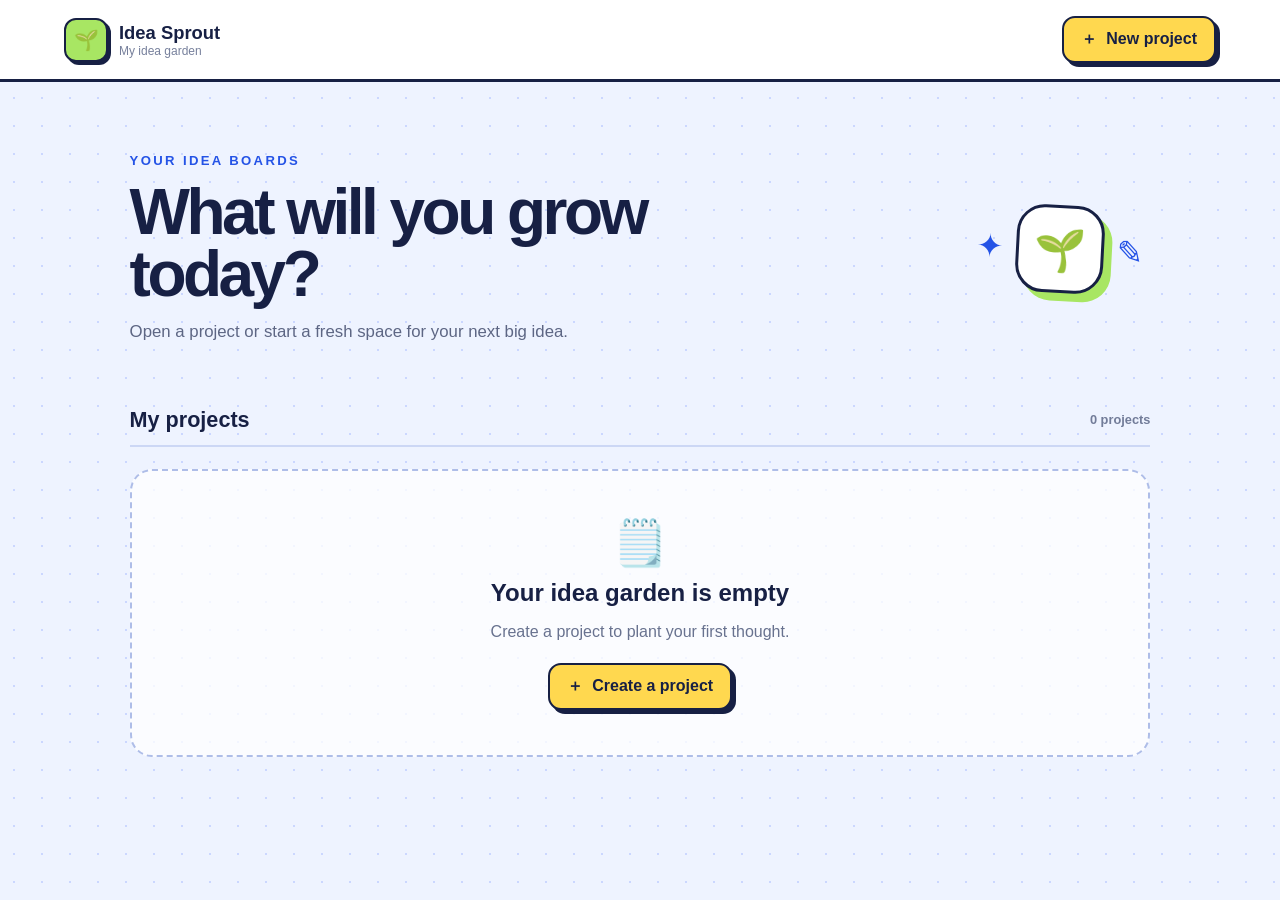
<file: index.html>
<!doctype html>
<html lang="en">
<head>
  <meta charset="UTF-8" />
  <meta name="viewport" content="width=device-width, initial-scale=1.0" />
  <meta name="description" content="Create and organize colorful idea-board projects." />
  <title>My Projects — Idea Sprout</title>
  <link rel="icon" type="image/svg+xml" href="data:image/svg+xml,%3Csvg xmlns='http://www.w3.org/2000/svg' viewBox='0 0 64 64'%3E%3Crect width='64' height='64' rx='14' fill='%232e5bff'/%3E%3Cpath d='M32 49V27' stroke='white' stroke-width='6' stroke-linecap='round'/%3E%3Cpath d='M31 29c-10 0-15-5-15-14 10 0 15 5 15 14Zm2-6c9 0 14-5 14-13-9 0-14 5-14 13Z' fill='%23a8e663'/%3E%3C/svg%3E" />
  <link rel="stylesheet" href="styles.css" />
</head>
<body class="projects-body">
  <main class="projects-page">
    <header class="projects-header">
      <a class="projects-brand" href="index.html"><span>🌱</span><div><b>Idea Sprout</b><small>My idea garden</small></div></a>
      <button id="newProjectBtn" class="new-project-btn"><span>＋</span> New project</button>
    </header>
    <section class="projects-intro" aria-labelledby="projectsTitle">
      <div><p class="eyebrow">YOUR IDEA BOARDS</p><h1 id="projectsTitle">What will you grow today?</h1><p>Open a project or start a fresh space for your next big idea.</p></div>
      <div class="intro-sprout" aria-hidden="true">✦<span>🌱</span>✎</div>
    </section>
    <section class="projects-section">
      <div class="section-heading"><h2>My projects</h2><span id="projectCount"></span></div>
      <div id="projectGrid" class="project-grid"></div>
      <div id="projectEmpty" class="project-empty" hidden><div>🗒️</div><h2>Your idea garden is empty</h2><p>Create a project to plant your first thought.</p><button class="new-project-btn empty-new"><span>＋</span> Create a project</button></div>
    </section>
  </main>
  <dialog id="projectDialog" class="project-dialog">
    <button id="closeProjectDialog" class="dialog-close" aria-label="Close">×</button><div class="help-icon">🌱</div><h2>Name your new project</h2><p>You can change this name later.</p>
    <form id="projectForm"><label for="projectName">Project name</label><input id="projectName" maxlength="40" placeholder="For example: Science fair" required autocomplete="off" /><div class="dialog-actions"><button type="button" id="cancelProject">Cancel</button><button type="submit" class="create-project">Create project →</button></div></form>
  </dialog>
  <dialog id="deleteProjectDialog" class="confirm-dialog project-delete-dialog">
    <button id="closeDeleteDialog" class="dialog-close" aria-label="Close">×</button><div class="help-icon">🗑️</div><h2>Remove this project?</h2><p><b id="deleteProjectName"></b> and all of its notes and doodles will be removed from All Projects.</p><div><button type="button" id="cancelDeleteProject">Keep project</button><button type="button" id="confirmDeleteProject" class="danger">Remove project</button></div>
  </dialog>
  <script src="home.js?v=9"></script>
</body>
</html>
</file>
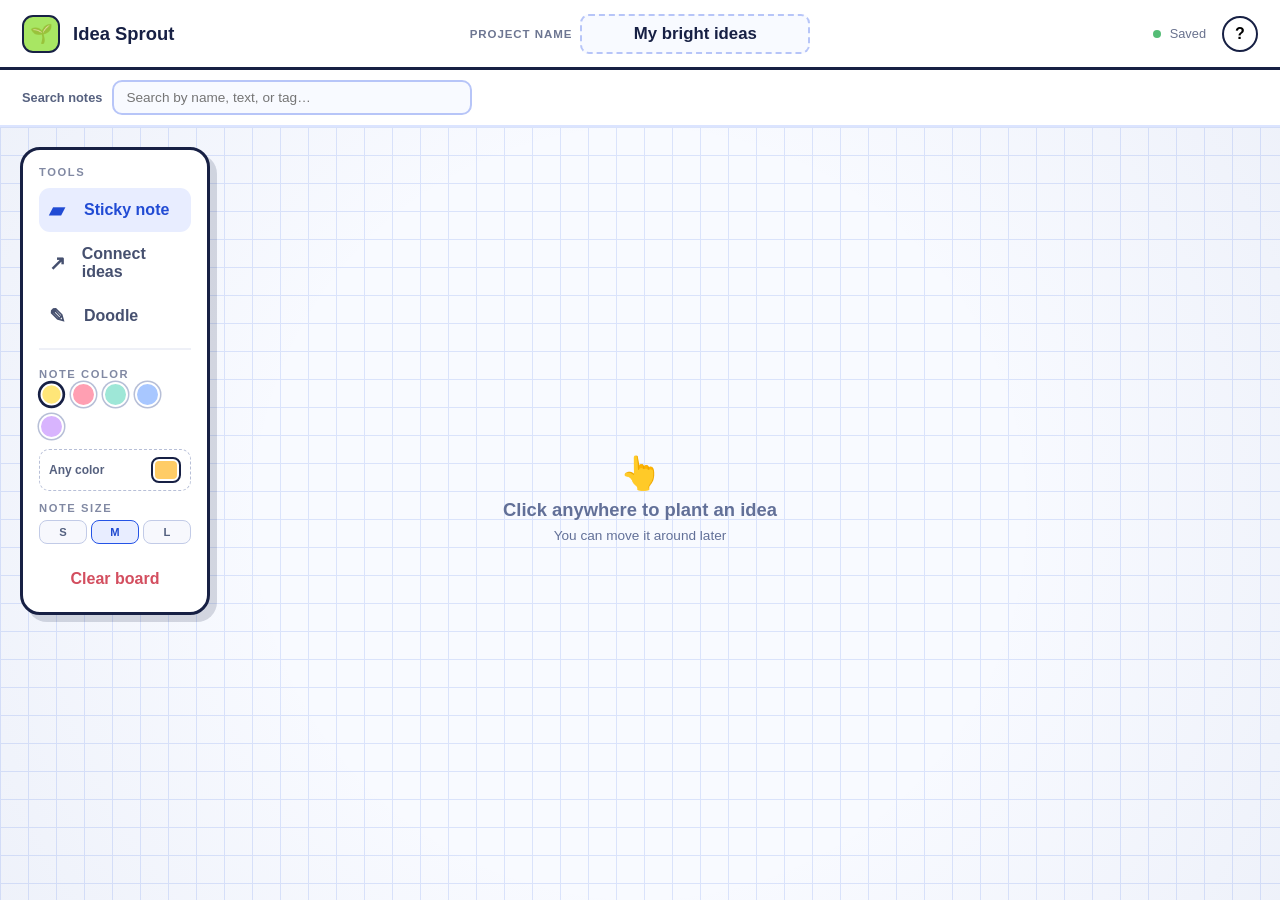
<file: board.html>
<!doctype html>
<html lang="en">
<head>
  <meta charset="UTF-8" />
  <meta name="viewport" content="width=device-width, initial-scale=1.0" />
  <meta name="description" content="Create and connect ideas on your Idea Sprout board." />
  <title>My Idea Board — Idea Sprout</title>
  <link rel="icon" type="image/svg+xml" href="data:image/svg+xml,%3Csvg xmlns='http://www.w3.org/2000/svg' viewBox='0 0 64 64'%3E%3Crect width='64' height='64' rx='14' fill='%232e5bff'/%3E%3Cpath d='M32 49V27' stroke='white' stroke-width='6' stroke-linecap='round'/%3E%3Cpath d='M31 29c-10 0-15-5-15-14 10 0 15 5 15 14Zm2-6c9 0 14-5 14-13-9 0-14 5-14 13Z' fill='%23a8e663'/%3E%3C/svg%3E" />
  <link rel="stylesheet" href="styles.css" />
</head>
<body data-page="board">
  <main id="app" class="app">
    <header class="topbar">
      <a href="index.html" id="homeBtn" class="brand" aria-label="Back to projects"><span>🌱</span> Idea Sprout</a>
      <label class="project-name"><span>Project name</span><input id="boardTitle" class="board-title" value="My bright ideas" aria-label="Project name" maxlength="40" /></label>
      <div class="top-actions"><span id="saveStatus" class="saved"><i></i> Saved</span><button id="helpBtn" class="icon-btn" aria-label="Show help">?</button></div>
    </header>
    <section class="board-search" role="search" aria-label="Search notes">
      <label for="noteSearch">Search notes</label>
      <input id="noteSearch" type="search" placeholder="Search by name, text, or tag…" aria-controls="notesLayer" autocomplete="off" />
      <button id="clearNoteSearch" type="button" hidden>Clear</button>
      <span id="noteSearchStatus" role="status" aria-live="polite" aria-atomic="true"></span>
    </section>
    <section id="workspace" class="workspace" aria-label="Idea board">
      <svg id="connections" class="connections" aria-hidden="true"><defs><marker id="arrowhead" markerUnits="userSpaceOnUse" markerWidth="8" markerHeight="6" refX="7.5" refY="3" orient="auto"><polygon points="0 0, 8 3, 0 6" fill="#4262d8"/></marker></defs><g id="lineGroup"></g></svg>
      <canvas id="doodleCanvas"></canvas>
      <div id="notesLayer" class="notes-layer"></div>
      <div id="emptyHint" class="empty-hint"><span>👆</span><strong>Click anywhere to plant an idea</strong><small>You can move it around later</small></div>
      <aside class="toolbox" aria-label="Idea tools">
        <p>TOOLS</p>
        <button class="tool active" data-tool="note"><span>▰</span> Sticky note</button>
        <button class="tool" data-tool="connect"><span>↗</span> Connect ideas</button>
        <button class="tool" data-tool="draw"><span>✎</span> Doodle</button>
        <div class="tool-rule"></div><label class="mini-label">NOTE COLOR</label>
        <div class="colors" id="colorPicker">
          <button class="color active" data-color="#ffe678" style="--swatch:#ffe678" aria-label="Yellow"></button>
          <button class="color" data-color="#ff9fb2" style="--swatch:#ff9fb2" aria-label="Pink"></button>
          <button class="color" data-color="#9ee7d7" style="--swatch:#9ee7d7" aria-label="Mint"></button>
          <button class="color" data-color="#a8c7ff" style="--swatch:#a8c7ff" aria-label="Blue"></button>
          <button class="color" data-color="#d8b4fe" style="--swatch:#d8b4fe" aria-label="Purple"></button>
        </div>
        <label class="custom-color-row" for="customNoteColor"><span>Any color</span><input id="customNoteColor" type="color" value="#ffcc66" aria-label="Choose any sticky note color" /></label>
        <div class="note-size-wrap"><label class="mini-label">NOTE SIZE</label><div class="note-sizes" role="group" aria-label="Sticky note size"><button data-note-size="small">S</button><button class="active" data-note-size="medium">M</button><button data-note-size="large">L</button></div></div>
        <div id="drawOptions" class="draw-options" hidden>
          <label class="mini-label">DRAWING TOOL</label>
          <div class="shape-tools" role="group" aria-label="Drawing tool">
            <button class="shape-tool active" data-shape="pen" title="Freehand pen">✎<span>Pen</span></button>
            <button class="shape-tool" data-shape="line" title="Straight line">╱<span>Line</span></button>
            <button class="shape-tool" data-shape="box" title="Rectangle">□<span>Box</span></button>
            <button class="shape-tool" data-shape="circle" title="Circle">○<span>Circle</span></button>
            <button class="shape-tool" data-shape="eraser" title="Pixel eraser">⌫<span>Eraser</span></button>
          </div>
          <div class="draw-settings"><label for="penColor">Ink</label><input id="penColor" type="color" value="#29417a" /><button id="clearDrawing" class="small-action">Erase all</button></div>
          <label class="brush-size" for="brushSize"><span>Size</span><input id="brushSize" type="range" min="2" max="20" value="4" /><output id="brushSizeValue">4</output></label>
        </div>
        <button id="clearBtn" class="clear-btn">Clear board</button>
      </aside>
      <div id="connectTip" class="connect-tip" hidden>Choose two notes to connect them</div>
    </section>
    <dialog id="helpDialog"><button class="dialog-close" aria-label="Close help">×</button><div class="help-icon">💡</div><h2>How to grow ideas</h2><ol><li><b>Plant:</b> Pick a size, then click empty space for a sticky note.</li><li><b>Tag:</b> Type a tag, then press Enter or comma to make flair.</li><li><b>Move:</b> Drag a note by its dotted handle.</li><li><b>Connect:</b> Choose Connect, then click two notes.</li><li><b>Draw:</b> Use Pen, Line, Box, Circle, or Eraser. The size slider changes thickness.</li></ol></dialog>
    <dialog id="clearDialog" class="confirm-dialog"><h2>Clear the whole board?</h2><p>This removes every note, connection, and doodle.</p><div><button id="cancelClear">Keep my ideas</button><button id="confirmClear" class="danger">Clear board</button></div></dialog>
  </main>
  <script src="script.js"></script>
</body>
</html>
</file>
<file: styles.css>
:root{--blue:#2453e6;--ink:#172044;--paper:#f7f9ff;--panel:#fff;--line:#dbe4ff;--shadow:0 18px 45px rgba(32,55,135,.16)}*{box-sizing:border-box}html,body{margin:0;min-height:100%;font-family:"Trebuchet MS",Verdana,sans-serif;color:var(--ink);overflow:hidden}button,input,textarea{font:inherit}.welcome{min-height:100vh;background:#2453e6;display:grid;place-items:center;position:relative;overflow:hidden;padding:24px}.welcome:before{content:"";position:absolute;inset:0;background-image:radial-gradient(#fff 1.5px,transparent 1.5px);background-size:32px 32px;opacity:.14}.welcome-card{position:relative;width:min(700px,92vw);padding:54px 70px 48px;text-align:center;background:#fff;border:4px solid var(--ink);border-radius:32px;box-shadow:12px 12px 0 #11265f;transform:rotate(-.5deg);z-index:2}.logo-mark{width:74px;height:74px;display:grid;place-items:center;margin:-92px auto 20px;background:#a8e663;border:4px solid var(--ink);border-radius:22px;font-size:38px;transform:rotate(4deg);box-shadow:5px 5px 0 var(--ink)}.eyebrow{font-size:.82rem;font-weight:900;letter-spacing:.18em;color:var(--blue)}h1{font-size:clamp(2.5rem,6vw,4.6rem);line-height:.97;margin:15px 0 22px;letter-spacing:-.055em}h1 span{color:var(--blue)}.intro{font-size:1.1rem;line-height:1.6;max-width:510px;margin:0 auto 28px;color:#5d6684}.start-btn{border:3px solid var(--ink);border-radius:16px;background:#ffd84f;color:var(--ink);padding:15px 25px;font-size:1.15rem;font-weight:900;box-shadow:5px 5px 0 var(--ink);cursor:pointer;transition:.18s}.start-btn:hover{transform:translate(-2px,-2px);box-shadow:7px 7px 0 var(--ink)}.start-btn:active{transform:translate(4px,4px);box-shadow:1px 1px 0 var(--ink)}.start-btn span{margin-left:15px}.save-hint{font-size:.8rem;color:#7e86a2;margin:23px 0 0}.save-hint span{display:inline-block;width:8px;height:8px;background:#58c87a;border-radius:50%;margin-right:6px}.sample-note{position:absolute;padding:18px 22px;border:3px solid var(--ink);box-shadow:6px 6px 0 var(--ink);font-weight:900;z-index:3}.sample-one{left:5%;top:18%;background:#ff9fb2;transform:rotate(-7deg)}.sample-two{right:4%;bottom:16%;background:#9ee7d7;transform:rotate(6deg)}.sample-arrow{position:absolute;right:12%;top:16%;width:180px;fill:none;stroke:#fff;stroke-width:5;stroke-linecap:round}.welcome-doodle{position:absolute;color:#fff;font-size:4rem;font-weight:bold}.star-a{left:10%;bottom:12%;transform:rotate(-18deg)}.star-b{right:11%;top:38%;transform:rotate(12deg)}
.app{height:100vh;background:var(--paper)}.topbar{height:70px;background:#fff;border-bottom:3px solid var(--ink);display:grid;grid-template-columns:1fr auto 1fr;align-items:center;padding:0 22px;position:relative;z-index:20}.brand{border:0;background:transparent;color:var(--ink);font-weight:900;font-size:1.15rem;text-align:left;cursor:pointer}.brand span{display:inline-grid;place-items:center;width:38px;height:38px;background:#a8e663;border:2px solid var(--ink);border-radius:11px;margin-right:8px}.board-title{border:2px dashed transparent;border-radius:9px;color:var(--ink);font-weight:800;font-size:1.05rem;text-align:center;padding:8px;width:230px}.board-title:hover,.board-title:focus{border-color:#b7c5f8;outline:none;background:#f5f7ff}.top-actions{display:flex;align-items:center;justify-content:flex-end;gap:16px}.saved{font-size:.8rem;color:#69728e}.saved i{display:inline-block;width:8px;height:8px;border-radius:50%;background:#55bd76;margin-right:5px}.icon-btn{width:36px;height:36px;border:2px solid var(--ink);background:#fff;border-radius:50%;font-weight:900;cursor:pointer}.workspace{position:relative;height:calc(100vh - 70px);overflow:hidden;background-color:#f8faff;background-image:linear-gradient(#dae3fb 1px,transparent 1px),linear-gradient(90deg,#dae3fb 1px,transparent 1px);background-size:28px 28px;touch-action:none}.workspace:after{content:"";position:absolute;inset:0;pointer-events:none;background:radial-gradient(circle at center,transparent 50%,rgba(80,104,170,.06))}.toolbox{position:absolute;left:20px;top:20px;width:190px;padding:16px;background:#fff;border:3px solid var(--ink);border-radius:20px;box-shadow:7px 7px 0 rgba(23,32,68,.16);z-index:15}.toolbox>p,.mini-label{font-size:.7rem;letter-spacing:.14em;font-weight:900;color:#8189a3;margin:0 0 10px}.tool{width:100%;display:flex;align-items:center;gap:10px;border:0;background:transparent;border-radius:11px;padding:10px;color:#46506f;font-weight:800;cursor:pointer;text-align:left;margin-bottom:3px}.tool span{font-size:1.25rem;width:25px}.tool:hover{background:#f1f4ff}.tool.active{background:#e8edff;color:#214bd4}.tool-rule{height:2px;background:#eef0f7;margin:10px 0 14px}.colors{display:flex;gap:7px;flex-wrap:wrap}.color{width:25px;height:25px;border:2px solid #fff;border-radius:50%;background:var(--swatch);box-shadow:0 0 0 1.5px #b7bfd7;cursor:pointer}.color.active{box-shadow:0 0 0 3px var(--ink);transform:scale(.88)}.draw-options{margin-top:15px}.draw-options input{width:34px;height:30px;border:0;padding:0;background:none;vertical-align:middle}.small-action{border:0;color:#3753ae;background:#edf1ff;border-radius:8px;padding:7px;margin-left:6px;font-weight:800;font-size:.75rem;cursor:pointer}.clear-btn{width:100%;margin-top:18px;border:0;background:transparent;color:#d34e5f;font-weight:900;cursor:pointer;padding:8px}.empty-hint{position:absolute;left:50%;top:48%;transform:translate(-50%,-50%);display:flex;flex-direction:column;align-items:center;color:#627098;z-index:2;pointer-events:none}.empty-hint span{font-size:2rem;animation:bob 1.5s infinite}.empty-hint strong{font-size:1.15rem;margin:7px}.empty-hint small{font-size:.85rem}.notes-layer{position:absolute;inset:0;z-index:8}.note{position:absolute;width:210px;min-height:165px;padding:34px 18px 40px;border:2.5px solid var(--ink);box-shadow:7px 8px 0 rgba(23,32,68,.18);transform:rotate(var(--tilt));cursor:default;animation:pop .2s ease-out}.note.connect-ready{outline:5px solid rgba(46,91,255,.4)}.note-handle{position:absolute;left:0;right:0;top:0;height:28px;border-bottom:2px dashed rgba(23,32,68,.22);cursor:grab;display:flex;align-items:center;justify-content:center;color:rgba(23,32,68,.4);font-size:.8rem}.note-handle:after{content:"•••";letter-spacing:3px}.note-delete{position:absolute;right:7px;top:4px;width:24px;height:24px;border:0;background:transparent;font-size:1.2rem;cursor:pointer;color:#29304b}.note textarea{display:block;width:100%;height:82px;resize:none;border:0;background:transparent;color:#172044;outline:0;font-weight:700;line-height:1.42;font-size:1rem}.tag-row{position:absolute;left:15px;bottom:12px;right:12px;display:flex;gap:6px;align-items:center}.tag-input{min-width:0;flex:1;border:1.5px solid rgba(23,32,68,.25);background:rgba(255,255,255,.45);border-radius:20px;padding:5px 9px;font-size:.72rem;color:#303856;outline:0}.tag-input::placeholder{color:#5e6882}.connections,.doodleCanvas,#doodleCanvas{position:absolute;inset:0;width:100%;height:100%}.connections{z-index:4;pointer-events:none}.connections path{stroke:#4262d8;stroke-width:4;fill:none;marker-end:url(#arrowhead);stroke-linecap:round}.connections path.hit{stroke:transparent;stroke-width:18;pointer-events:stroke;cursor:pointer}.connections{pointer-events:none}.connections .hit{pointer-events:stroke}.connect-tip{position:absolute;top:18px;left:50%;transform:translateX(-50%);background:var(--ink);color:white;padding:10px 16px;border-radius:20px;font-size:.85rem;font-weight:800;z-index:16}#doodleCanvas{z-index:6;pointer-events:none}.workspace.draw-mode #doodleCanvas{pointer-events:auto;cursor:crosshair}.workspace.connect-mode .note{cursor:crosshair}.workspace.connect-mode .notes-layer{pointer-events:auto}dialog{border:3px solid var(--ink);border-radius:22px;box-shadow:10px 10px 0 rgba(23,32,68,.3);padding:30px;width:min(440px,90vw);color:var(--ink)}dialog::backdrop{background:rgba(22,31,66,.45)}dialog h2{margin:5px 0 18px;font-size:1.7rem}.dialog-close{position:absolute;right:15px;top:12px;border:0;background:transparent;font-size:1.6rem;cursor:pointer}.help-icon{font-size:2.4rem}.help-icon+ h2{margin-top:8px}dialog ol{padding-left:22px;line-height:1.6}dialog li{margin:8px 0}.confirm-dialog p{color:#656e89}.confirm-dialog>div{display:flex;justify-content:flex-end;gap:10px;margin-top:22px}.confirm-dialog button{border:2px solid var(--ink);border-radius:10px;background:#fff;padding:9px 13px;font-weight:800;cursor:pointer}.confirm-dialog .danger{background:#ef5d6c;color:#fff}.hidden{display:none!important}@keyframes pop{from{transform:scale(.75) rotate(var(--tilt));opacity:0}to{transform:scale(1) rotate(var(--tilt));opacity:1}}@keyframes bob{50%{transform:translateY(-8px)}}
@media(max-width:760px){.sample-note,.sample-arrow,.welcome-doodle{display:none}.welcome-card{padding:50px 24px 36px}.topbar{grid-template-columns:1fr auto;padding:0 12px}.board-title{position:absolute;top:72px;left:50%;transform:translateX(-50%);background:#fff;border:2px solid var(--ink);z-index:2}.saved{display:none}.brand{font-size:0}.brand span{font-size:1rem;margin:0}.toolbox{top:auto;bottom:12px;left:12px;right:12px;width:auto;padding:8px;display:flex;align-items:center;gap:4px}.toolbox>p,.tool-rule,.mini-label,.colors,.clear-btn{display:none}.tool{justify-content:center;font-size:.7rem;padding:8px 5px;margin:0}.tool span{width:auto}.draw-options{margin:0}.draw-options .mini-label{display:none}.small-action{font-size:.65rem}.note{width:180px;min-height:145px}.empty-hint{width:80%;text-align:center}.connect-tip{top:62px}.top-actions{gap:6px}}
@media(prefers-reduced-motion:reduce){*,*:before,*:after{animation:none!important;transition:none!important}}

/* Editable project name on the board page */
.brand{text-decoration:none}.project-name{display:flex;align-items:center;gap:8px;color:#6d7692;font-size:.72rem;font-weight:900;text-transform:uppercase;letter-spacing:.08em}.project-name .board-title{border-color:#b7c5f8;background:#f8faff;text-transform:none;letter-spacing:0}.project-name .board-title:hover,.project-name .board-title:focus{border-color:#2453e6;background:#fff}
@media(max-width:760px){.project-name{position:absolute;top:72px;left:50%;transform:translateX(-50%);background:#fff;border:2px solid var(--ink);border-radius:11px;padding:5px 8px;z-index:2}.project-name span{display:none}.project-name .board-title{position:static;transform:none;border:0;background:#fff}}

/* Tool interaction fixes */
.workspace.draw-mode .notes-layer{pointer-events:none}.connections path{stroke-width:3}.connections path.hit{marker-end:none}
.note{animation:none}.note.new-note{animation:pop .2s ease-out}

/* Multiple tag flair */
.note{min-height:180px;padding-bottom:14px}.note textarea{height:76px}.tag-row{position:static;margin-top:8px;display:flex;flex-wrap:wrap;gap:5px;align-items:center}.tag-chip{display:inline-flex;align-items:center;gap:3px;border:1.5px solid rgba(23,32,68,.3);border-radius:999px;padding:3px 5px 3px 7px;font-size:.7rem;font-weight:900;line-height:1;background:#fff}.tag-chip:before{content:"";width:6px;height:6px;border-radius:50%;background:currentColor}.tag-chip.tone-0{color:#8c3fc2;background:#f1ddff}.tag-chip.tone-1{color:#176b75;background:#cdf5ed}.tag-chip.tone-2{color:#a34359;background:#ffdce4}.tag-chip.tone-3{color:#315bb8;background:#dce8ff}.tag-remove{border:0;background:transparent;color:inherit;padding:0;width:16px;height:16px;border-radius:50%;font-weight:900;cursor:pointer;line-height:1}.tag-remove:hover{background:rgba(23,32,68,.1)}.tag-input{flex:1 0 62px;width:70px;min-width:62px;padding:4px 7px;background:rgba(255,255,255,.65)}
@media(max-width:760px){.note{min-height:170px}}

/* Compact, left-to-right tag strip */
.note{min-height:165px}.tag-row{flex-wrap:nowrap;overflow-x:auto;overflow-y:hidden;gap:4px;padding:2px 1px 5px;scrollbar-width:thin;scrollbar-color:rgba(23,32,68,.25) transparent}.tag-chip{flex:0 0 auto;gap:2px;padding:2px 3px 2px 5px;font-size:.75rem;white-space:nowrap}.tag-chip:before{width:4px;height:4px}.tag-remove{width:13px;height:13px;font-size:.72rem}.tag-input{flex:0 0 54px;width:54px;min-width:54px;padding:3px 5px;font-size:.75rem}.tag-row::-webkit-scrollbar{height:4px}.tag-row::-webkit-scrollbar-thumb{background:rgba(23,32,68,.25);border-radius:99px}.tag-row::-webkit-scrollbar-track{background:transparent}
@media(max-width:760px){.note{min-height:158px}}

/* Full sticky-note color picker */
.custom-color-row{display:flex;align-items:center;justify-content:space-between;margin-top:10px;padding:7px 9px;border:1.5px dashed #b7bfd7;border-radius:10px;color:#56617f;font-size:.75rem;font-weight:900;cursor:pointer}.custom-color-row:hover{border-color:var(--blue);background:#f5f7ff}.custom-color-row input{width:30px;height:26px;padding:1px;border:2px solid var(--ink);border-radius:8px;background:#fff;cursor:pointer}.custom-color-row input::-webkit-color-swatch-wrapper{padding:1px}.custom-color-row input::-webkit-color-swatch{border:0;border-radius:4px}.custom-color-row input::-moz-color-swatch{border:0;border-radius:4px}
@media(max-width:760px){.custom-color-row{display:none}}

/* Project dashboard */
.projects-body{margin:0;min-height:100vh;overflow:auto;background:#eef3ff;color:var(--ink)}.projects-page{min-height:100vh;background-image:radial-gradient(#cbd7ff 1.4px,transparent 1.4px);background-size:28px 28px}.projects-header{height:82px;padding:0 clamp(20px,5vw,72px);display:flex;align-items:center;justify-content:space-between;background:#fff;border-bottom:3px solid var(--ink)}.projects-brand{display:flex;align-items:center;gap:11px;color:var(--ink);text-decoration:none}.projects-brand>span{width:44px;height:44px;display:grid;place-items:center;background:#a8e663;border:2px solid var(--ink);border-radius:12px;font-size:1.25rem;box-shadow:3px 3px 0 var(--ink)}.projects-brand div{display:flex;flex-direction:column}.projects-brand b{font-size:1.15rem}.projects-brand small{color:#77809c;font-size:.75rem}.new-project-btn{border:2.5px solid var(--ink);border-radius:13px;background:#ffd84f;color:var(--ink);padding:11px 17px;font-weight:900;box-shadow:4px 4px 0 var(--ink);cursor:pointer}.new-project-btn:hover{transform:translate(-1px,-1px);box-shadow:5px 5px 0 var(--ink)}.new-project-btn span{margin-right:5px}.projects-intro{margin:0 auto;padding:58px clamp(24px,7vw,90px) 48px;max-width:1200px;display:flex;align-items:center;justify-content:space-between}.projects-intro h1{font-size:clamp(2.4rem,5vw,4.5rem);margin:10px 0 14px;max-width:700px}.projects-intro>div>p:last-child{font-size:1.05rem;color:#5d6684}.intro-sprout{width:180px;height:140px;display:flex;align-items:center;justify-content:space-around;color:var(--blue);font-size:2rem;transform:rotate(3deg)}.intro-sprout span{display:grid;place-items:center;width:88px;height:88px;background:#fff;border:3px solid var(--ink);border-radius:28px;font-size:2.6rem;box-shadow:8px 8px 0 #a8e663}.projects-section{max-width:1200px;margin:0 auto;padding:0 clamp(24px,7vw,90px) 70px}.section-heading{display:flex;align-items:center;justify-content:space-between;border-bottom:2px solid #ccd7f5;padding-bottom:12px;margin-bottom:22px}.section-heading h2{margin:0;font-size:1.35rem}.section-heading span{font-size:.8rem;color:#727c99;font-weight:800}.project-grid{display:grid;grid-template-columns:repeat(auto-fill,minmax(230px,1fr));gap:22px}.project-card{position:relative;background:#fff;border:2.5px solid var(--ink);border-radius:18px;box-shadow:6px 6px 0 rgba(23,32,68,.14);overflow:hidden;transition:.18s}.project-card:hover{transform:translateY(-4px);box-shadow:8px 10px 0 rgba(23,32,68,.16)}.project-card>a{color:inherit;text-decoration:none}.project-preview{height:132px;background-color:#f7f9ff;background-image:linear-gradient(#dfe6fa 1px,transparent 1px),linear-gradient(90deg,#dfe6fa 1px,transparent 1px);background-size:20px 20px;position:relative}.project-preview span{position:absolute;width:58px;height:46px;background:var(--card-color);border:1.5px solid var(--ink);box-shadow:3px 3px 0 rgba(23,32,68,.15)}.project-preview span:nth-child(1){left:26px;top:26px;transform:rotate(-4deg)}.project-preview span:nth-child(2){left:94px;top:51px;transform:rotate(3deg)}.project-preview span:nth-child(3){right:22px;top:20px;transform:rotate(6deg)}.project-preview b{position:absolute;left:80px;top:34px;color:#526dcc;font-size:1.4rem}.project-info{padding:16px}.project-info h3{margin:0 28px 5px 0;font-size:1rem;white-space:nowrap;overflow:hidden;text-overflow:ellipsis}.project-info p{margin:0;color:#7c849e;font-size:.78rem}.project-delete{position:absolute;right:10px;bottom:13px;border:0;border-radius:50%;background:#f0f3fb;color:#67708b;width:27px;height:27px;font-size:1rem;cursor:pointer}.project-delete:hover{background:#ffdce2;color:#b7354c}.project-empty{text-align:center;padding:45px 20px;background:rgba(255,255,255,.75);border:2px dashed #aebde8;border-radius:22px}.project-empty>div{font-size:2.8rem}.project-empty h2{margin:10px 0 7px}.project-empty p{color:#68728f;margin-bottom:22px}.project-dialog p{color:#6c7590}.project-dialog form{display:flex;flex-direction:column;gap:8px}.project-dialog label{font-size:.78rem;font-weight:900;letter-spacing:.06em;text-transform:uppercase;color:#69728e}.project-dialog input{border:2px solid #aebbe2;border-radius:11px;padding:12px 13px;font-size:1rem;outline:0}.project-dialog input:focus{border-color:var(--blue);box-shadow:0 0 0 3px #dce5ff}.dialog-actions{display:flex;justify-content:flex-end;gap:9px;margin-top:14px}.dialog-actions button{border:2px solid var(--ink);border-radius:10px;padding:9px 12px;font-weight:900;cursor:pointer;background:#fff}.dialog-actions .create-project{background:#ffd84f}

/* Doodle shape tools */
.shape-tools{display:grid;grid-template-columns:repeat(4,1fr);gap:4px;margin-bottom:10px}.shape-tool{border:1.5px solid #c2cbe7;background:#f7f8fd;color:#53607f;border-radius:8px;padding:5px 2px;cursor:pointer;font-size:1rem;font-weight:900}.shape-tool span{display:block;font-size:.58rem;margin-top:2px}.shape-tool:hover{background:#eef2ff}.shape-tool.active{border-color:var(--blue);background:#e8edff;color:#204ad0}.draw-settings{display:flex;align-items:center;gap:6px}.draw-settings label{font-size:.67rem;font-weight:900;color:#69728e}.draw-settings input{width:32px;height:28px}.draw-settings .small-action{margin-left:auto}.draw-options{margin-top:13px;padding-top:10px;border-top:2px solid #eef0f7}
@media(max-width:760px){.projects-header{padding:0 16px}.projects-brand small{display:none}.projects-intro{padding:34px 22px 28px}.intro-sprout{display:none}.projects-section{padding:0 22px 45px}.project-grid{grid-template-columns:1fr}.new-project-btn{padding:9px 12px}.shape-tools{grid-template-columns:repeat(4,42px)}.shape-tool span{display:none}.draw-settings label{display:none}}
body.projects-body{height:100vh;min-height:0;overflow:auto}

/* Eraser, brush size, note size, and automatic note contrast */
.note{color:var(--note-text)}.note textarea,.note-delete,.note-handle,.tag-input{color:var(--note-text)}.note-handle{border-bottom-color:color-mix(in srgb,var(--note-text) 24%,transparent)}.tag-input{border-color:color-mix(in srgb,var(--note-text) 30%,transparent)}.tag-input::placeholder{color:var(--note-text);opacity:.68}.note.size-small{width:170px;min-height:145px}.note.size-small textarea{height:58px}.note.size-medium{width:210px;min-height:165px}.note.size-medium textarea{height:76px}.note.size-large{width:260px;min-height:210px}.note.size-large textarea{height:120px}.note-size-wrap{margin-top:11px}.note-size-wrap .mini-label{display:block;margin-bottom:6px}.note-sizes{display:grid;grid-template-columns:repeat(3,1fr);gap:4px}.note-sizes button{border:1.5px solid #c2cbe7;border-radius:8px;background:#f7f8fd;color:#53607f;padding:5px;font-size:.7rem;font-weight:900;cursor:pointer}.note-sizes button:hover{background:#eef2ff}.note-sizes button.active{border-color:var(--blue);background:#e8edff;color:#204ad0}.shape-tools{grid-template-columns:repeat(5,1fr)}.brush-size{display:grid;grid-template-columns:auto 1fr 23px;align-items:center;gap:5px;margin-top:8px;color:#69728e;font-size:.67rem;font-weight:900}.brush-size input{width:100%;height:auto;accent-color:var(--blue)}.brush-size output{text-align:center;color:#3f4d76;font-size:.65rem}.project-delete{z-index:3;pointer-events:auto}
@media(max-width:760px){.note.size-small{width:150px;min-height:135px}.note.size-medium{width:180px;min-height:158px}.note.size-large{width:min(240px,calc(100vw - 20px));min-height:200px}.note-size-wrap{display:none}.shape-tools{grid-template-columns:repeat(5,38px)}.brush-size{min-width:110px}.brush-size span{display:none}}

/* Reliable project removal dialog */
.project-delete-dialog p{line-height:1.5}.project-delete-dialog p b{color:var(--ink)}

/* Board note search */
body[data-page="board"] .app{display:flex;flex-direction:column}
body[data-page="board"] .topbar{flex-shrink:0}
body[data-page="board"] .workspace{flex:1;min-height:0}
.board-search{display:flex;align-items:center;gap:10px;flex-wrap:wrap;padding:10px 22px;background:#fff;border-bottom:2px solid var(--line);flex-shrink:0}
.board-search label{font-size:.8rem;font-weight:900;color:#56617f}
.board-search input{width:min(360px,100%);min-width:0;border:2px solid #b7c5f8;border-radius:10px;padding:8px 12px;background:#f8faff;color:var(--ink);font-size:.85rem}
.board-search input:focus{outline:2px solid var(--blue);outline-offset:2px;border-color:var(--blue)}
.board-search button{border:1.5px solid #b7c5f8;border-radius:8px;padding:7px 10px;background:#edf1ff;color:#3753ae;font-size:.8rem;font-weight:800;cursor:pointer}
.board-search button:focus-visible{outline:2px solid var(--blue);outline-offset:2px}
#noteSearchStatus{font-size:.8rem;color:#69728e}
.note.search-hidden{display:none!important}
@media(max-width:760px){.board-search{padding:56px 12px 10px;gap:8px}.board-search label{position:absolute;width:1px;height:1px;overflow:hidden;clip-path:inset(50%)}.board-search input{flex:1;width:auto}#noteSearchStatus{flex-basis:100%}#noteSearchStatus:empty{display:none}}
</file>
